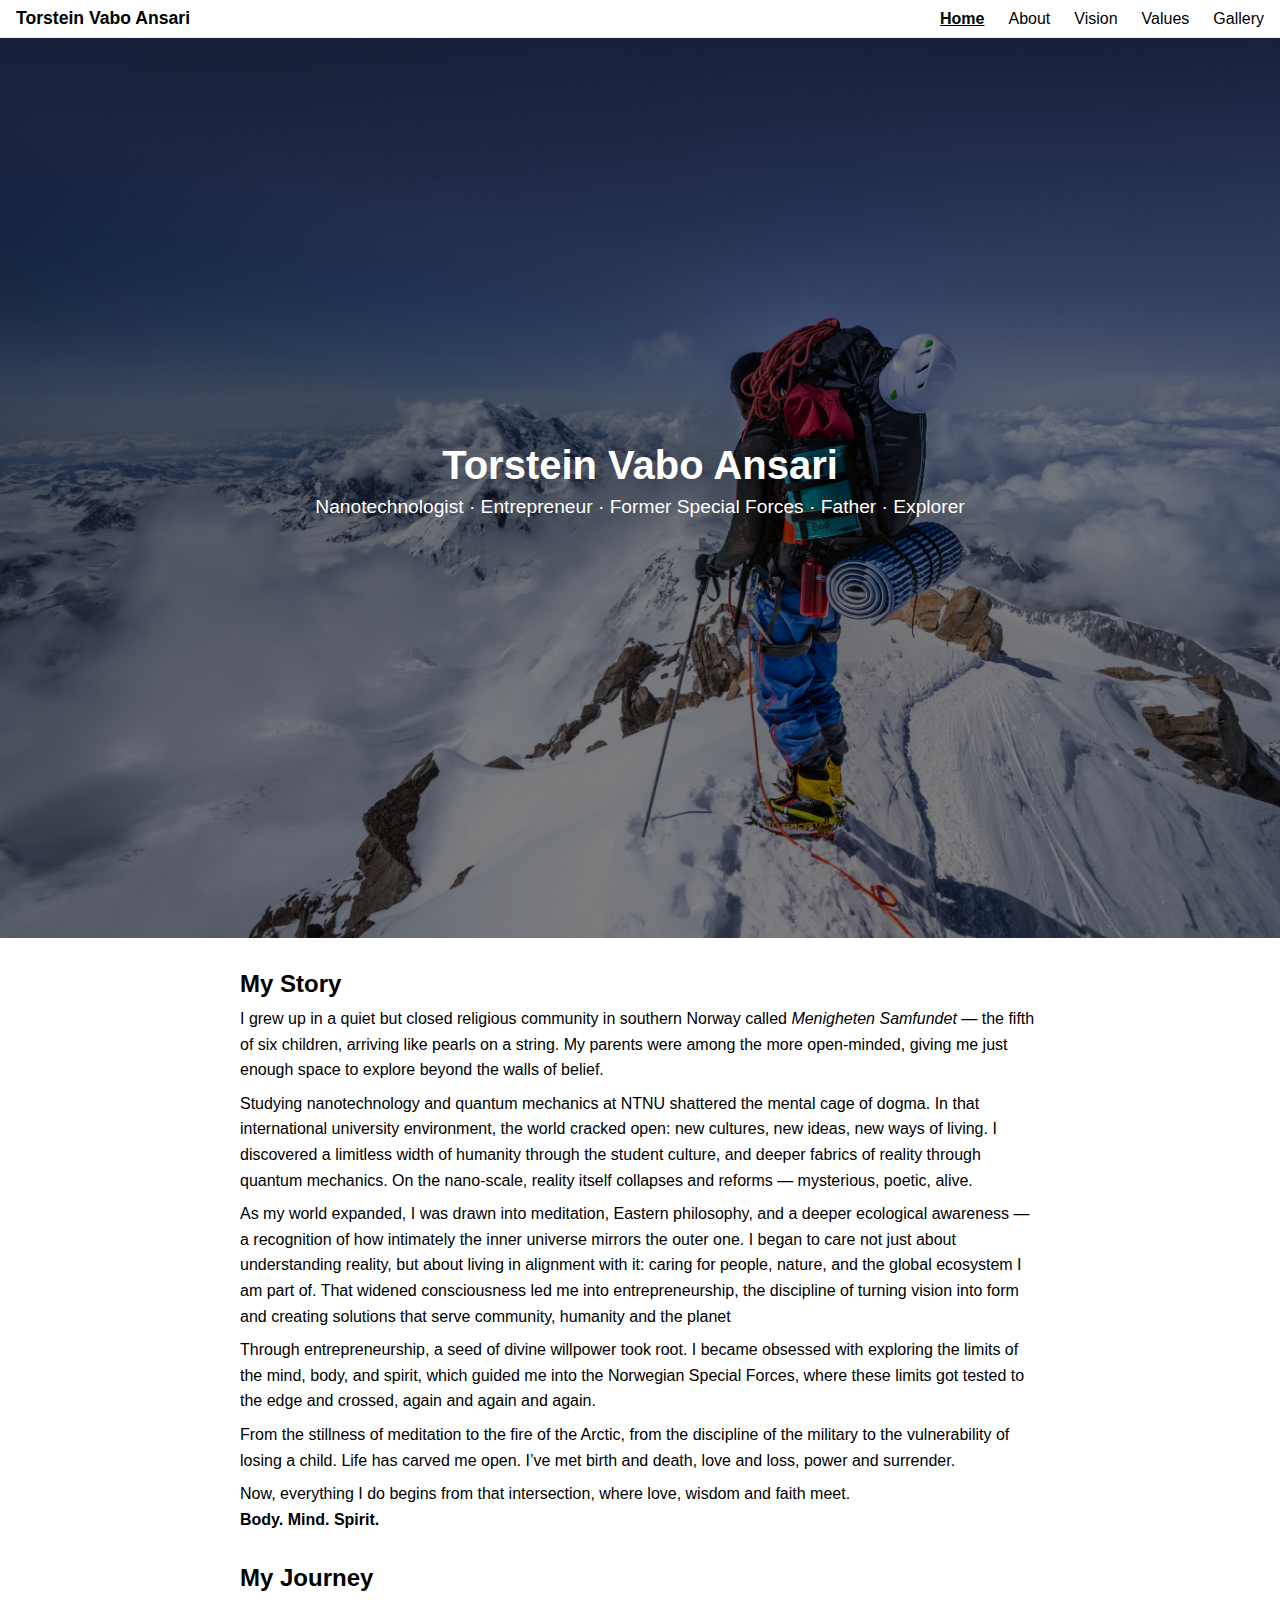
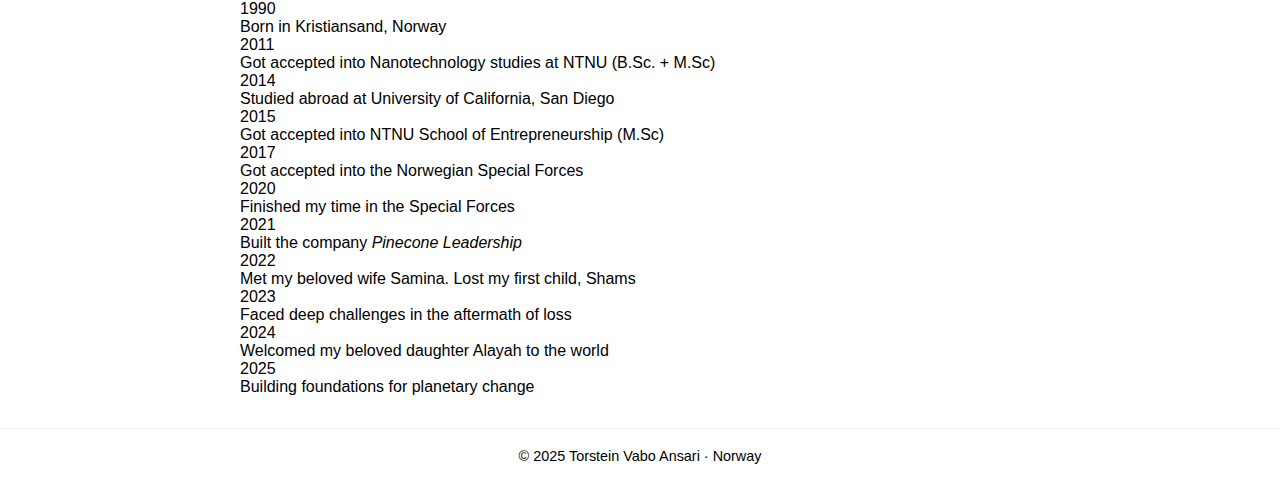
<file: index.html>
<!DOCTYPE html>
<html lang="en">
<head>
<meta charset="UTF-8" />
<meta name="viewport" content="width=device-width, initial-scale=1.0" />
<title>Torstein Vabo Ansari – Home</title>
  
<!-- Google Font: Inter 
<link href="https://fonts.googleapis.com/css2?family=Inter:wght@400;700&display=swap" rel="stylesheet" /> -->
  
<link href="https://fonts.googleapis.com/css2?family=Quicksand:wght@300;400;500;600;700&display=swap" rel="stylesheet">

<link rel="stylesheet" href="style.css" />
</head>
<body id="home">
<nav class="navbar">
<a href="index.html" class="logo">Torstein Vabo Ansari</a>
<input type="checkbox" id="nav-toggle" class="nav-toggle" />
<label for="nav-toggle" class="nav-toggle-label">☰</label>
<ul class="nav-links">
<li><a href="index.html" class="active">Home</a></li>
<li><a href="about.html">About</a></li>
<li><a href="vision.html">Vision</a></li>
<li><a href="values.html">Values</a></li>
<li><a href="gallery.html">Gallery</a></li>
</ul>
</nav>

  <header class="hero" id="hero-home">
  <div class="hero-content">
    <h1>Torstein Vabo Ansari</h1>
    <p class="subtitle">
      Nanotechnologist · Entrepreneur · Former Special Forces · Father · Explorer
    </p>
  </div>
</header>
  
<section class="intro-text">
  <div class="content">
    <h2>My Story</h2>

    <p>
      I grew up in a quiet but closed religious community in southern Norway called <em>Menigheten Samfundet</em> — 
      the fifth of six children, arriving like pearls on a string. My parents were among the more open-minded, 
      giving me just enough space to explore beyond the walls of belief.
    </p>

    <p>
      Studying nanotechnology and quantum mechanics at NTNU shattered the mental cage of dogma. In that international university
      environment, the world cracked open: new cultures, new ideas, new ways of living. I discovered a limitless width of humanity
      through the student culture, and deeper fabrics of reality through quantum mechanics. On the nano-scale, reality itself 
      collapses and reforms — mysterious, poetic, alive. 
    
    </p>
    
    <p>
     As my world expanded, I was drawn into meditation, Eastern philosophy, and a deeper ecological awareness — a recognition of 
      how intimately the inner universe mirrors the outer one. I began to care not just about understanding reality, but about 
      living in alignment with it: caring for people, nature, and the global ecosystem I am part of. That widened consciousness
      led me into entrepreneurship, the discipline of turning vision into form and creating solutions that serve community, humanity 
      and the planet 
    </p>
    
    <p>
      Through entrepreneurship, a seed of divine willpower took root. I became obsessed with exploring the limits of the 
      mind, body, and spirit, which guided me into the Norwegian Special Forces, where these limits got tested to the edge and crossed,
      again and again and again. 
    </p>

    <p>
      From the stillness of meditation to the fire of the Arctic, from the discipline of the military to the vulnerability 
      of losing a child. Life has carved me open. I’ve met birth and death, love and loss, power and surrender.
    </p>

    <p>
      Now, everything I do begins from that intersection, where love, wisdom and faith meet.<br />
      <strong>Body. Mind. Spirit.</strong>
    </p>
  </div>
</section>

<!-- Vertical Timeline -->
  
    
<section class="timeline container">
  <div class="content">
  <h2>My Journey</h2>
  <div class="timeline-wrapper">
    <div class="timeline-item">
      <div class="timeline-year">1990</div>
      <div class="timeline-content">Born in Kristiansand, Norway</div>
    </div>
    <div class="timeline-item">
      <div class="timeline-year">2011</div>
      <div class="timeline-content">Got accepted into Nanotechnology studies at NTNU (B.Sc. + M.Sc) </div>
    </div>
    <div class="timeline-item">
      <div class="timeline-year">2014</div>
      <div class="timeline-content">Studied abroad at University of California, San Diego</div>
    </div>
    <div class="timeline-item">
      <div class="timeline-year">2015</div>
      <div class="timeline-content">Got accepted into NTNU School of Entrepreneurship (M.Sc)</div>
    </div>
    <div class="timeline-item">
      <div class="timeline-year">2017</div>
      <div class="timeline-content">Got accepted into the Norwegian Special Forces</div>
    </div>
    <div class="timeline-item">
      <div class="timeline-year">2020</div>
      <div class="timeline-content">Finished my time in the Special Forces</div>
    </div>
    <div class="timeline-item">
      <div class="timeline-year">2021</div>
      <div class="timeline-content">Built the company <em>Pinecone Leadership</em></div>
    </div>
    <div class="timeline-item">
      <div class="timeline-year">2022</div>
      <div class="timeline-content">Met my beloved wife Samina. Lost my first child, Shams</div>
    </div>
    <div class="timeline-item">
      <div class="timeline-year">2023</div>
      <div class="timeline-content">Faced deep challenges in the aftermath of loss</div>
    </div>
    <div class="timeline-item">
      <div class="timeline-year">2024</div>
      <div class="timeline-content">Welcomed my beloved daughter Alayah to the world</div>
    </div>
    <div class="timeline-item">
      <div class="timeline-year">2025</div>
      <div class="timeline-content">Building foundations for planetary change</div>
    </div>
  </div>
  </div>
</section>

  <!-- Footer (the connect-footer was here before -->

 

  <footer class="footer-bottom">
  <p>© 2025 Torstein Vabo Ansari · Norway</p>
  </footer>
</body>
</html>
</file>
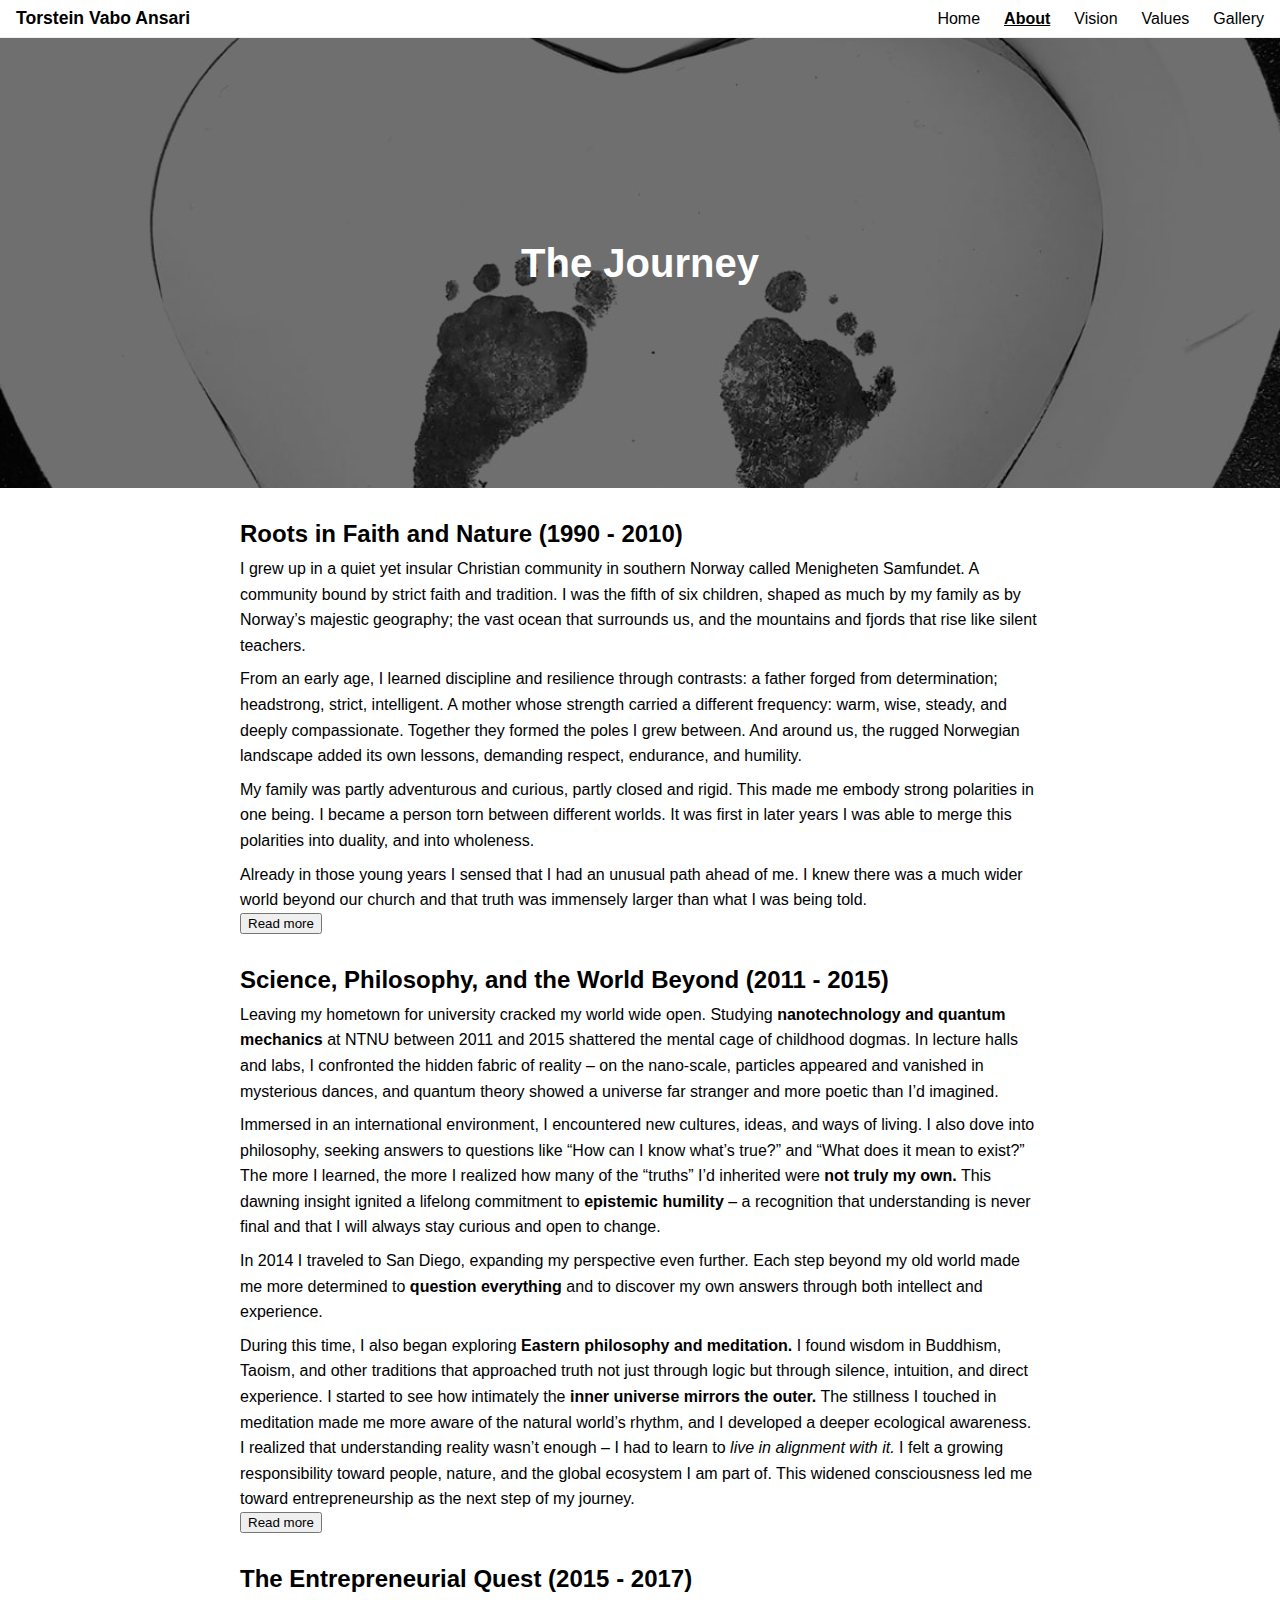
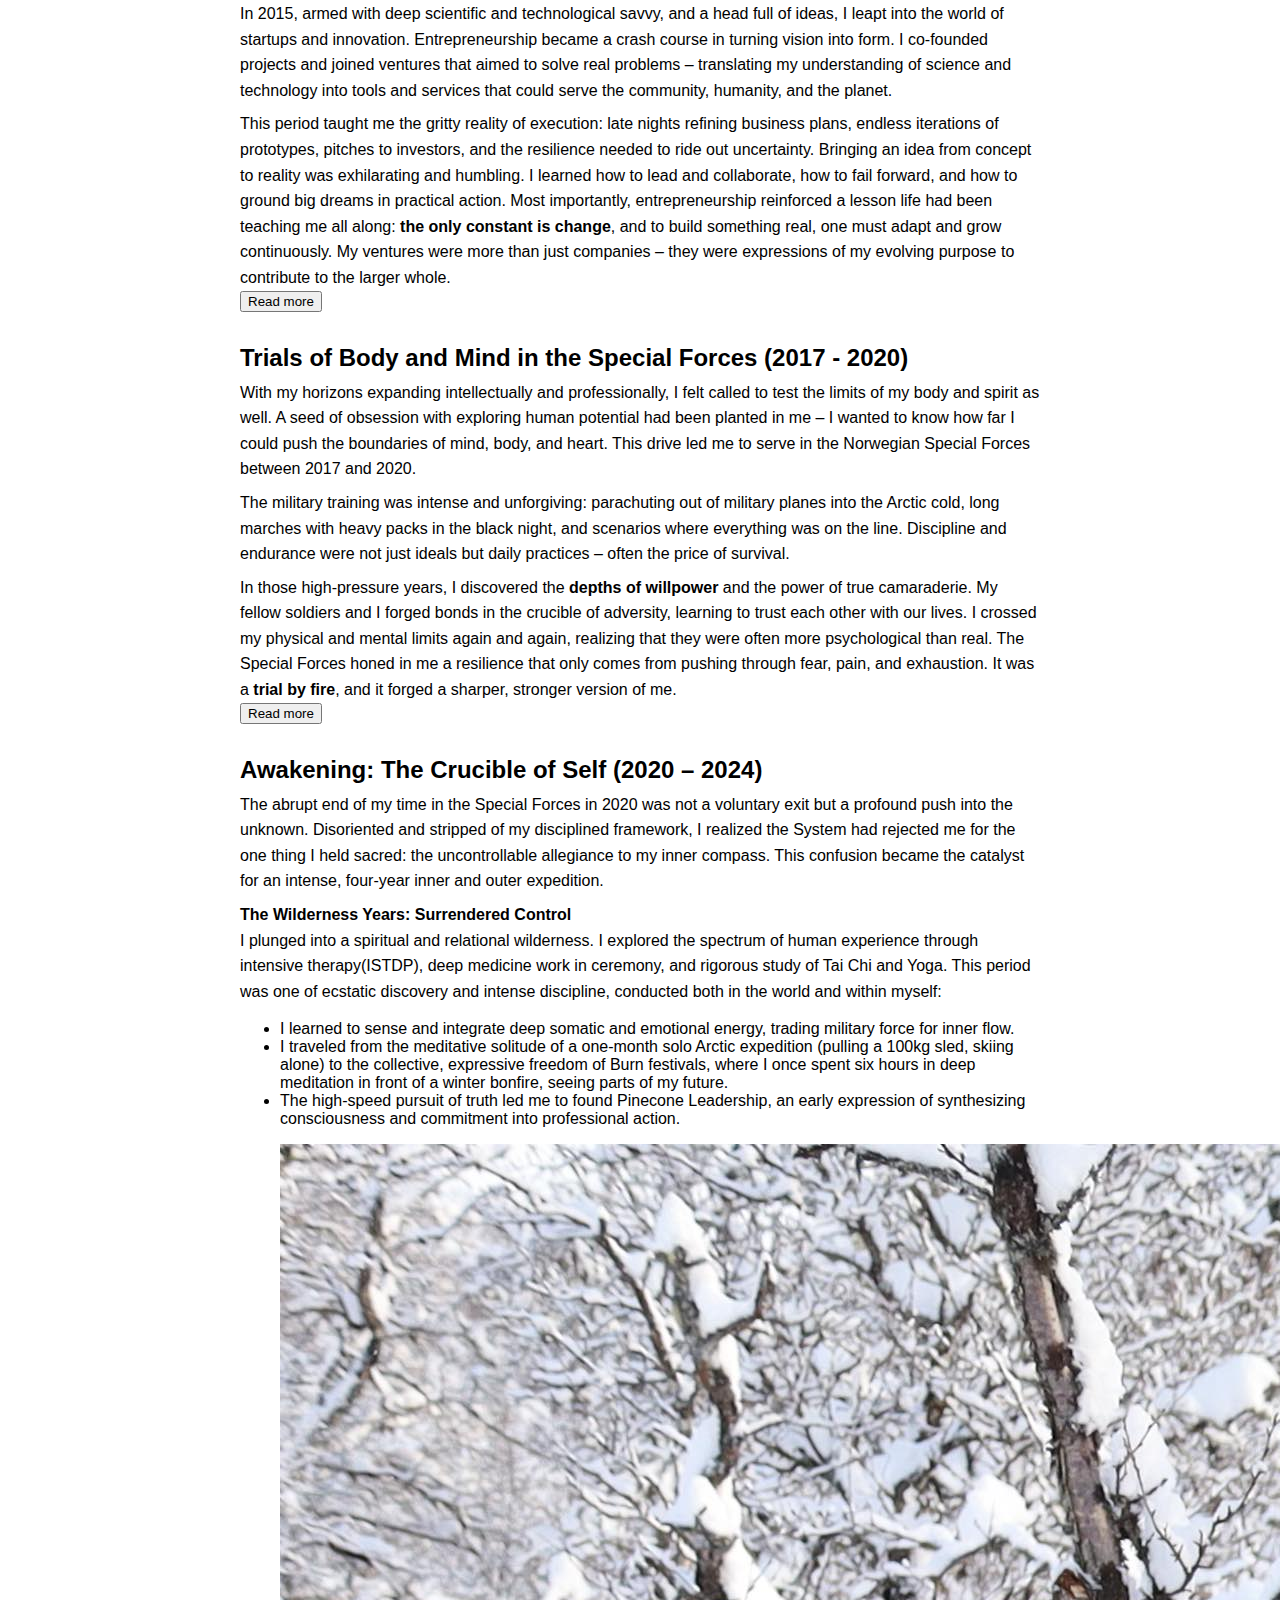
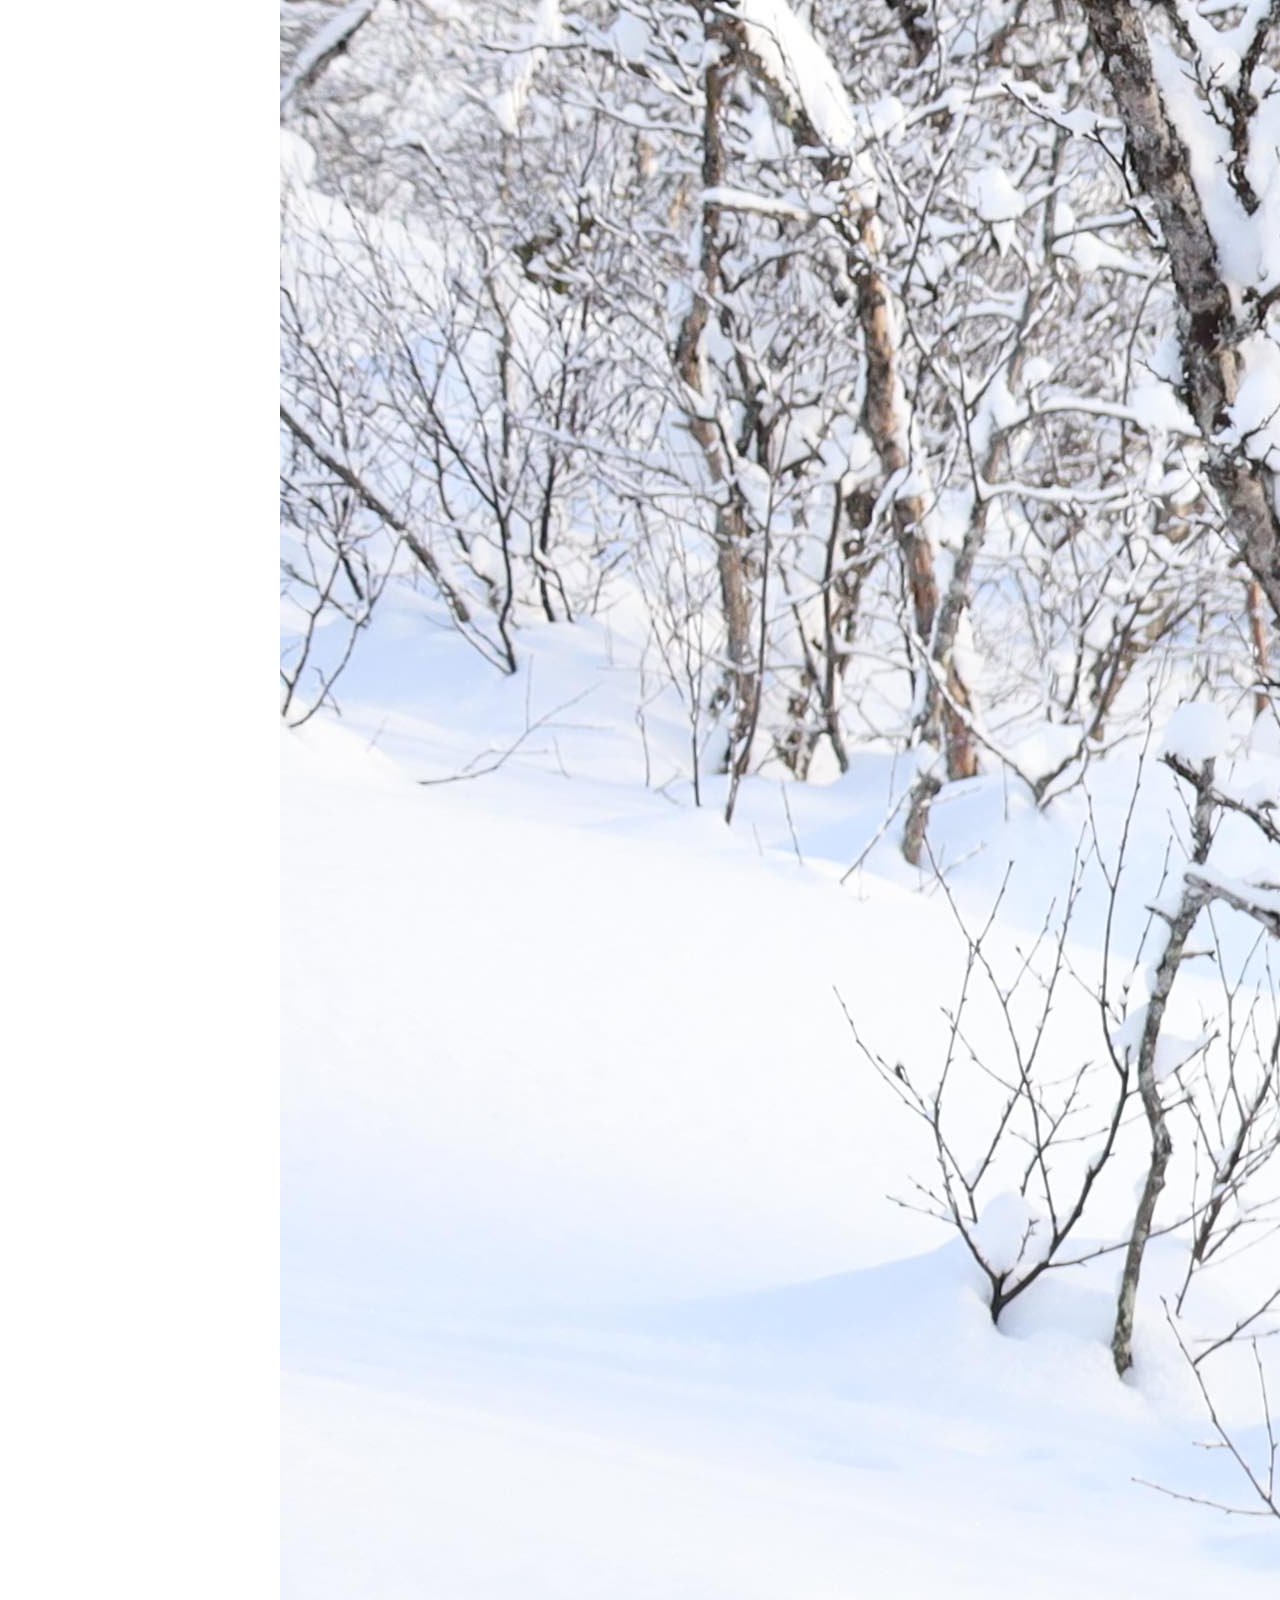
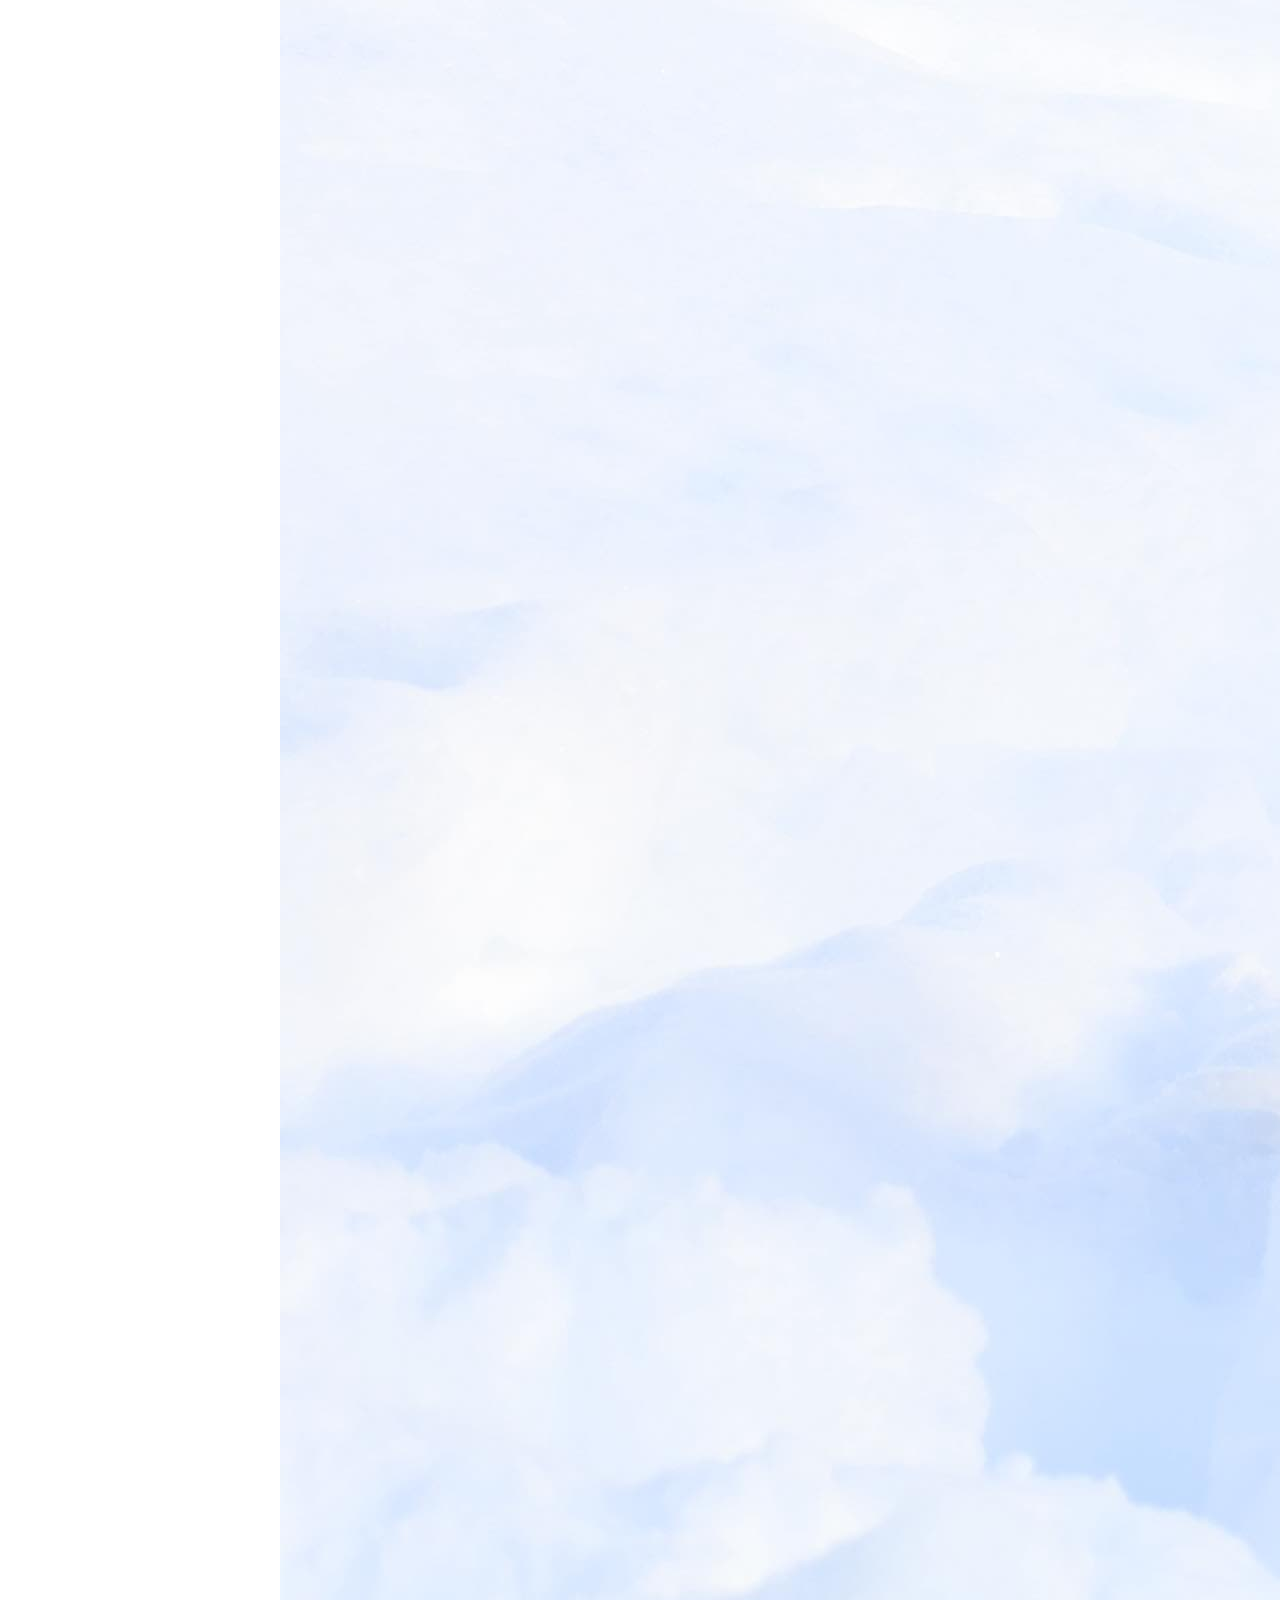
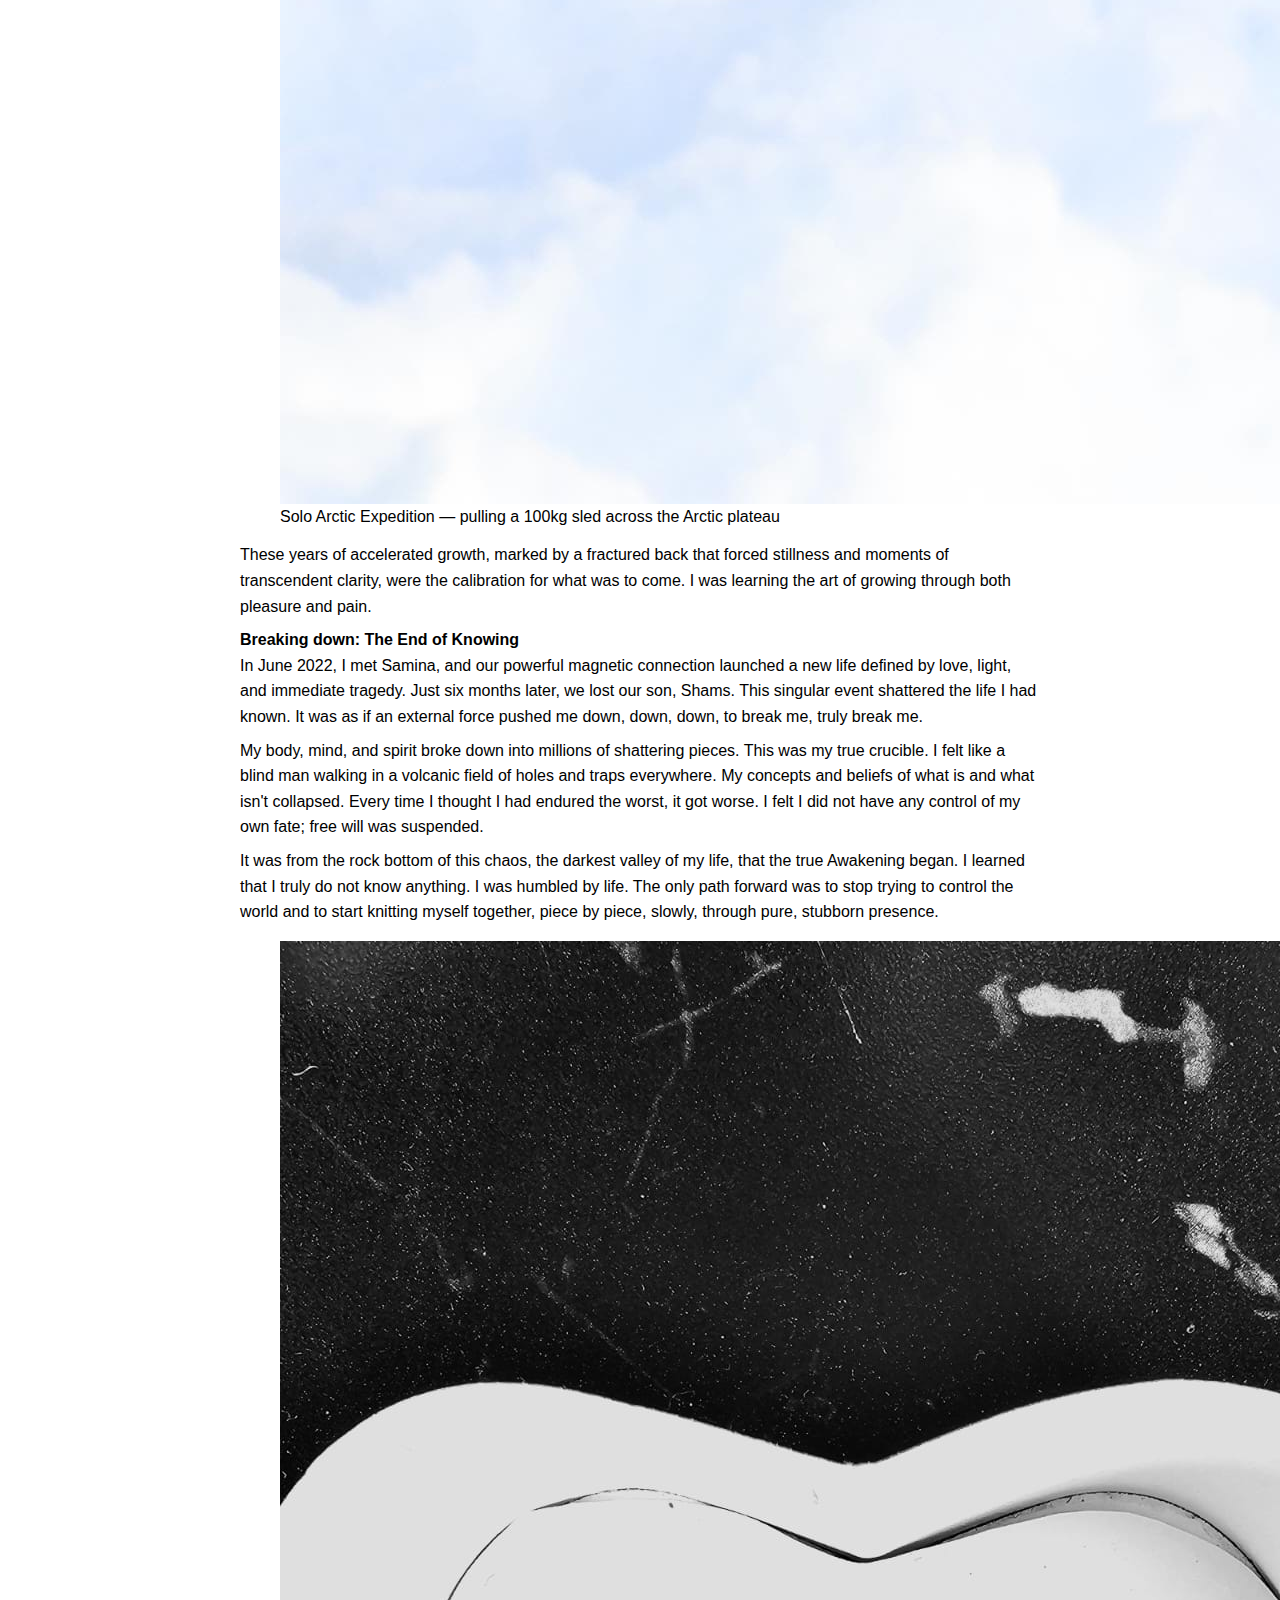
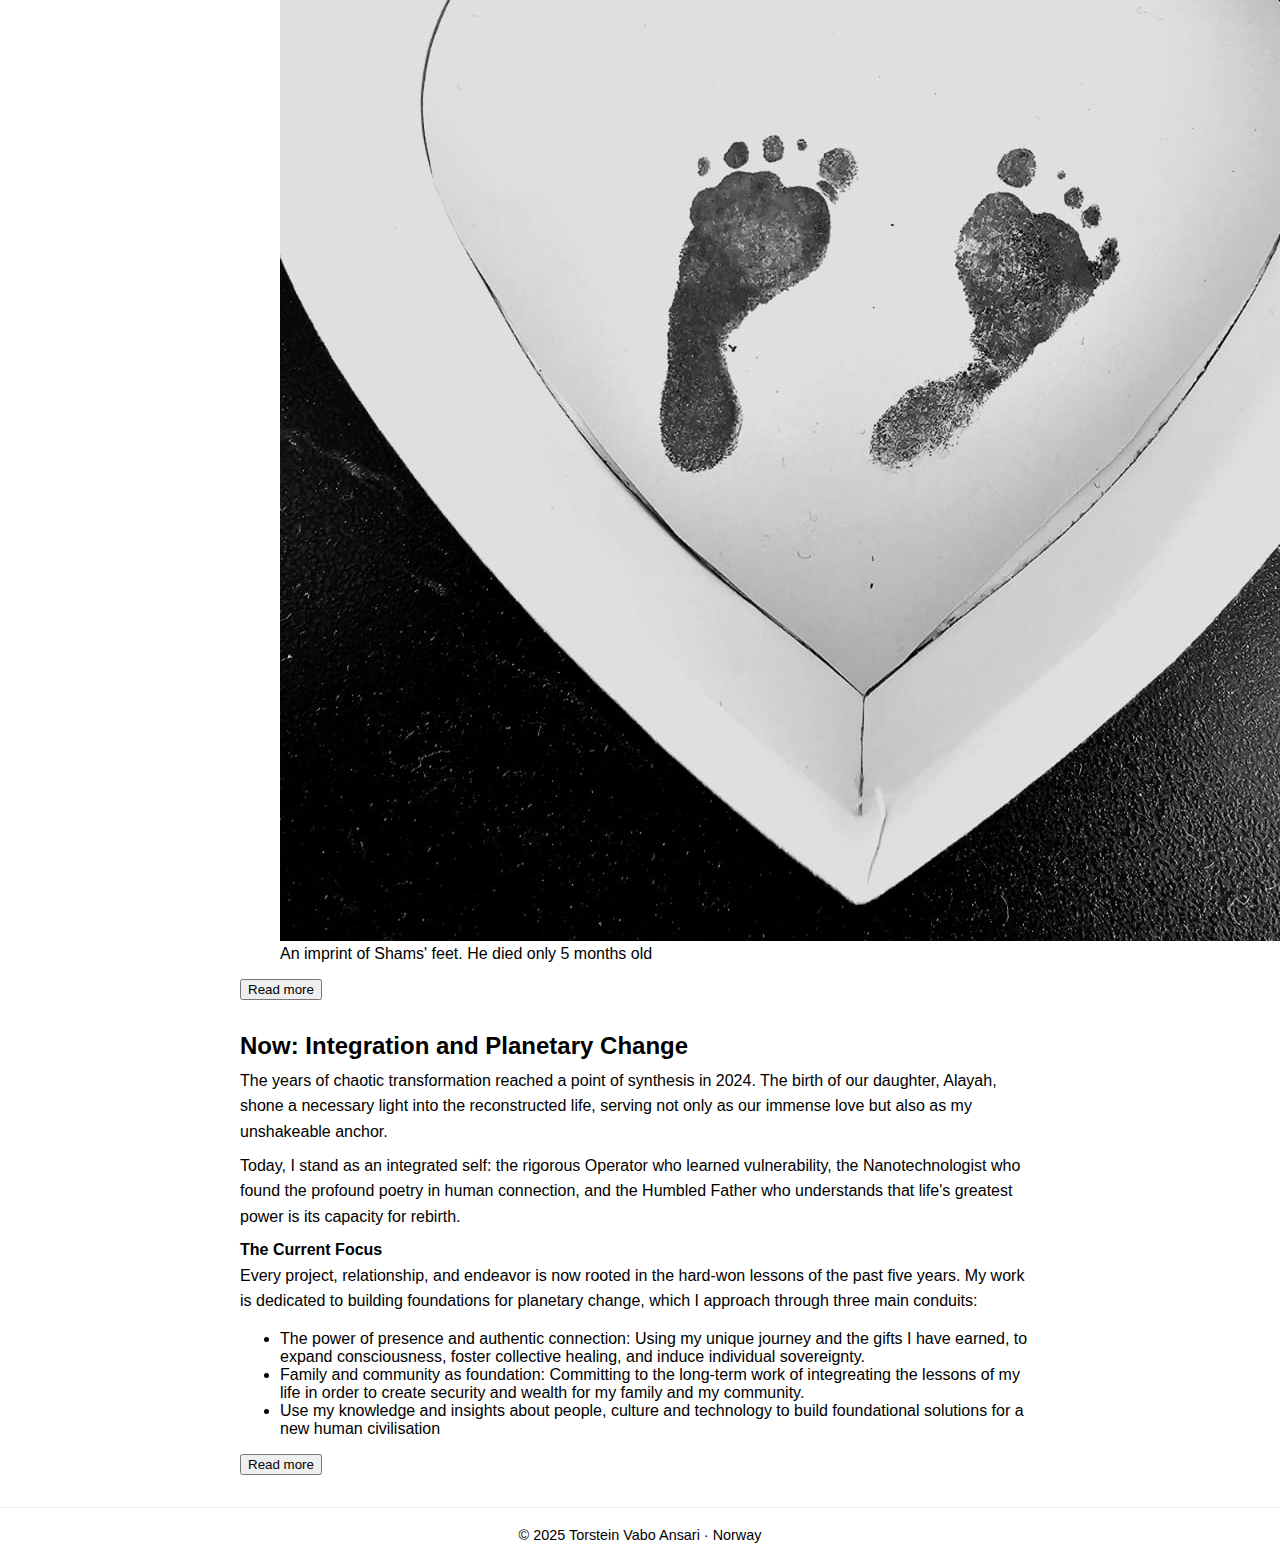
<file: about.html>
<!DOCTYPE html>
<html lang="en">
<head>
  <meta charset="UTF-8" />
  <meta name="viewport" content="width=device-width, initial-scale=1.0" />
  <title>About – Torstein Vabo Ansari</title>
  <!-- Google Font: Inter 
<link href="https://fonts.googleapis.com/css2?family=Inter:wght@400;700&display=swap" rel="stylesheet" /> -->
  
<link href="https://fonts.googleapis.com/css2?family=Quicksand:wght@300;400;500;600;700&display=swap" rel="stylesheet">
  
  <link rel="stylesheet" href="style.css" />
</head>
<body id="about">
  <nav class="navbar">
    <a href="index.html" class="logo">Torstein Vabo Ansari</a>
    <input type="checkbox" id="nav-toggle" class="nav-toggle" />
    <label for="nav-toggle" class="nav-toggle-label">&#9776;</label>
    <ul class="nav-links">
      <li><a href="index.html">Home</a></li>
      <li><a href="about.html" class="active">About</a></li>
      <li><a href="vision.html">Vision</a></li>
      <li><a href="values.html">Values</a></li>
      <li><a href="gallery.html">Gallery</a></li>
    </ul>
  </nav>

  <header class="hero" id="hero-about">
    <div class="hero-content">
      <h1>The Journey</h1>
    </div>
  </header>

  
<div class="content">
  
<section>   
  <h2>Roots in Faith and Nature (1990 - 2010)</h2>
      <p>
       I grew up in a quiet yet insular Christian community in southern Norway called Menigheten Samfundet. 
       A community bound by strict faith and tradition. I was the fifth of six children, shaped as much by my 
       family as by Norway’s majestic geography; the vast ocean that surrounds us, and the mountains and fjords 
       that rise like silent teachers. 
      </p>

  <div class="collapsible-section">
    <div class="collapsible-content">
     <p>
      From an early age, I learned discipline and resilience through contrasts: a 
      father forged from determination; headstrong, strict, intelligent. 
      A mother whose strength carried a different frequency: warm, wise, steady, and deeply compassionate. Together
      they formed the poles I grew between. And around us, the rugged Norwegian landscape added its own lessons, demanding
      respect, endurance, and humility.  
      </p>
    
      <p> 
      My family was partly adventurous and curious, partly closed and rigid. This made me embody strong polarities in one being. 
      I became a person torn between different worlds. It was first in later years I was able to merge this polarities into duality,
        and into wholeness. 
      </p>

      <p>
        Already in those young years I sensed that I had an unusual path ahead of me. I knew there was a much wider world 
        beyond our church and that truth was immensely larger than what I was being told.
     </p>
  </div>
  
  <button class="read-more-btn">Read more</button>    
 </div>
</section>

<section>   
  <h2>Science, Philosophy, and the World Beyond (2011 - 2015)</h2>
      <p>
        Leaving my hometown for university cracked my world wide open. Studying <strong>nanotechnology and quantum mechanics</strong>
        at NTNU between 2011 and 2015 shattered the mental cage of childhood dogmas. In lecture halls and labs,
        I confronted the hidden fabric of reality – on the nano-scale, particles appeared and vanished in mysterious
        dances, and quantum theory showed a universe far stranger and more poetic than I’d imagined.
      </p>

<div class="collapsible-section">
  <div class="collapsible-content">
    <p>
      Immersed in an international environment, I encountered new cultures, ideas, and ways of living. I also dove into philosophy,
      seeking answers to questions like “How can I know what’s true?” and “What does it mean to exist?” The more
      I learned, the more I realized how many of the “truths” I’d inherited were <strong>not truly my own.</strong> This dawning
      insight ignited a lifelong commitment to <strong>epistemic humility</strong> – a recognition that understanding is never final
     and that I will always stay curious and open to change.
    </p>
    
    <p>
     In 2014 I traveled to San Diego, expanding my perspective even further. Each step beyond my old world made me more 
     determined to <strong>question everything</strong> and to discover my own answers through both intellect and experience.
    </p>
    
   <p> 
      During this time, I also began exploring <strong>Eastern philosophy and meditation.</strong> I found wisdom in Buddhism, Taoism, and
      other traditions that approached truth not just through logic but through silence, intuition, and direct experience.
      I started to see how intimately the <strong>inner universe mirrors the outer.</strong> The stillness I touched in meditation made me
      more aware of the natural world’s rhythm, and I developed a deeper ecological awareness. I realized that understanding
      reality wasn’t enough – I had to learn to <em>live in alignment with it.</em> I felt a growing responsibility toward people,
      nature, and the global ecosystem I am part of. This widened consciousness led me toward entrepreneurship as the next
      step of my journey.
    </p>
   </div>
  
  <button class="read-more-btn">Read more</button> 
</div>
</section>


<section>
  <h2>The Entrepreneurial Quest (2015 - 2017) </h2>
      <p>
          In 2015, armed with deep scientific and technological savvy, and a head full of ideas, I leapt into the world 
          of startups and innovation. Entrepreneurship became a crash course in turning vision into form. I co-founded projects 
          and joined ventures that aimed to solve real problems – translating my understanding of science and technology into tools and 
          services that could serve the community, humanity, and the planet. 
        </p>
  
<div class="collapsible-section">
    <div class="collapsible-content">
        <p>
          This period taught me the gritty reality of execution: late nights refining business plans, endless iterations
          of prototypes, pitches to investors, and the resilience needed to ride out uncertainty. Bringing an idea from concept to reality was 
          exhilarating and humbling. I learned how to lead and collaborate, how to fail forward, and how to ground big 
          dreams in practical action. Most importantly, entrepreneurship reinforced a lesson life had been teaching me 
          all along: <strong>the only constant is change</strong>, and to build something real, one must adapt and grow continuously.
          My ventures were more than just companies – they were expressions of my evolving purpose to contribute to 
          the larger whole. 
       </p>
   </div>
  
  <button class="read-more-btn">Read more</button> 
</div>
</section>


<section>
  <h2>Trials of Body and Mind in the Special Forces (2017 - 2020)</h2>
    <p>
       With my horizons expanding intellectually and professionally, I felt called to test the limits of my body 
        and spirit as well. A seed of obsession with exploring human potential had been planted in me – I wanted to 
        know how far I could push the boundaries of mind, body, and heart. This drive led me to serve in the 
        Norwegian Special Forces between 2017 and 2020. 
      </p>

      <div class="collapsible-section">
        <div class="collapsible-content">
      <p>
        The military training was intense and unforgiving: 
        parachuting out of military planes into the Arctic cold, long marches with heavy packs in the black night, 
        and scenarios where everything was on the line. Discipline and endurance were not just ideals but daily practices – 
        often the price of survival. 
        </p>

        <p>
        In those high-pressure years, I discovered the <strong>depths of willpower</strong> and the power 
        of true camaraderie. My fellow soldiers and I forged bonds in the crucible of adversity, 
        learning to trust each other with our lives. I crossed my physical and mental limits again and 
        again, realizing that they were often more psychological than real. The Special Forces honed in 
        me a resilience that only comes from pushing through fear, pain, and exhaustion. It was a <strong>trial by 
        fire</strong>, and it forged a sharper, stronger version of me.
        </p>
     </div>
        
  <button class="read-more-btn">Read more</button> 
  </div>
</section>


<section>
  <h2>Awakening: The Crucible of Self (2020 – 2024)</h2>
    <p>
         The abrupt end of my time in the Special Forces in 2020 was not a voluntary exit but a profound push 
        into the unknown. Disoriented and stripped of my disciplined framework, I realized the System had rejected
        me for the one thing I held sacred: the uncontrollable allegiance to my inner compass. This confusion became 
        the catalyst for an intense, four-year inner and outer expedition.
     </p>
  
     <div class="collapsible-section">
      <div class="collapsible-content">
        
        <p>
        <strong>The Wilderness Years: Surrendered Control</strong> <br>
        I plunged into a spiritual and relational wilderness. I explored the spectrum of human experience through 
        intensive therapy(ISTDP), deep medicine work in ceremony, and rigorous study of Tai Chi and Yoga. This period 
        was one of ecstatic discovery and intense discipline, conducted both in the world and within myself:
        </p>
      
        <ul>
         <li>I learned to sense and integrate deep somatic and emotional energy, trading military force for inner flow.</li>
          <li>I traveled from the meditative solitude of a one-month solo Arctic expedition (pulling a 100kg sled, skiing alone) 
            to the collective, expressive freedom of Burn festivals, where I once spent six hours in deep meditation in 
             front of a winter bonfire, seeing parts of my future.</li>
           <li>The high-speed pursuit of truth led me to found Pinecone Leadership, an early expression of synthesizing 
      consciousness and commitment into professional action.</li>
       </ul>
        
        <figure class="story-image">
  <img src="images2/arctic-expedition.jpg" alt="Solo Arctic Expedition pulling a 100kg sled">
  <figcaption>Solo Arctic Expedition — pulling a 100kg sled across the Arctic plateau</figcaption>
</figure>
                
      <p>
      These years of accelerated growth, marked by a fractured back that forced stillness and moments of transcendent 
      clarity, were the calibration for what was to come. I was learning the art of growing through both pleasure and pain.
       </p> 
        
     <p>   
      <strong>Breaking down: The End of Knowing</strong> <br>
      In June 2022, I met Samina, and our powerful magnetic connection launched a new life defined by love, light, and 
      immediate tragedy. Just six months later, we lost our son, Shams. This singular event shattered the life I had known. 
      It was as if an external force pushed me down, down, down, to break me, truly break me.
     </p> 
        
        <p>
      My body, mind, and spirit broke down into millions of shattering pieces. This was my true crucible. I felt like a blind man 
      walking in a volcanic field of holes and traps everywhere. My concepts and beliefs of what is and what isn't collapsed. 
      Every time I thought I had endured the worst, it got worse. I felt I did not have any control of my own fate; free will 
      was suspended.
       </p>
      
      <p>
      It was from the rock bottom of this chaos, the darkest valley of my life, that the true Awakening began. I learned that I truly 
      do not know anything. I was humbled by life. The only path forward was to stop trying to control the world and to start 
      knitting myself together, piece by piece, slowly, through pure, stubborn presence.
    </p>
        
 <figure class="story-image">
  <img src="images2/shamsfeet.jpg" alt="Shams' feet ">
  <figcaption>An imprint of Shams' feet. He died only 5 months old</figcaption>
</figure>
   </div>
       
  <button class="read-more-btn">Read more</button> 
</div>
</section>


<section>
  <h2>Now: Integration and Planetary Change</h2>
    <p>
      The years of chaotic transformation reached a point of synthesis in 2024. The birth of our daughter, Alayah, 
        shone a necessary light into the reconstructed life, serving not only as our immense love but also as my 
        unshakeable anchor.
      </p>
  
    <div class="collapsible-section">
      <div class="collapsible-content">

      <p>
        Today, I stand as an integrated self: the rigorous Operator who learned vulnerability, the Nanotechnologist who found 
        the profound poetry in human connection, and the Humbled Father who understands that life's greatest power is 
        its capacity for rebirth.
      </p>
        
      <p>  
      <strong>The Current Focus</strong> <br>        
       Every project, relationship, and endeavor is now rooted in the hard-won lessons of the past five years. My work is dedicated 
        to building foundations for planetary change, which I approach through three main conduits:
     </p>
    
      <ul>  
      <li>The power of presence and authentic connection: Using my unique journey and the gifts I have earned, to expand consciousness,  
        foster collective healing, and induce individual sovereignty.</li>
     <li>Family and community as foundation: Committing to the long-term work of integreating the 
       lessons of my life in order to create security and wealth for my family and my community. </li>
    <li>Use my knowledge and insights about people, culture and technology to build foundational 
      solutions for a new human civilisation</li>
    </ul>
    
   </div>
      
  <button class="read-more-btn">Read more</button> 
    </div>
</section>
    
<!-- END OF MASTER DIV CLASS -->
 </div>
<!-- END OF MASTER DIV CLASS -->
  
  <!-- Footer (the connect footer was here before) -->
  

<footer class="footer-bottom">
   <p>© 2025 Torstein Vabo Ansari · Norway</p>
</footer>

<script>
  const btns = document.querySelectorAll('.read-more-btn');

  btns.forEach(btn => {
    btn.addEventListener('click', () => {
      const section = btn.closest('.collapsible-section');
      const content = section.querySelector('.collapsible-content');

      if (content.style.maxHeight) {
        content.style.maxHeight = null;
        btn.textContent = "Read more";
      } else {
        content.style.maxHeight = content.scrollHeight + "px";
        btn.textContent = "Read less";
      }
    });
  });
</script>
  
</body>
</html>
</file>
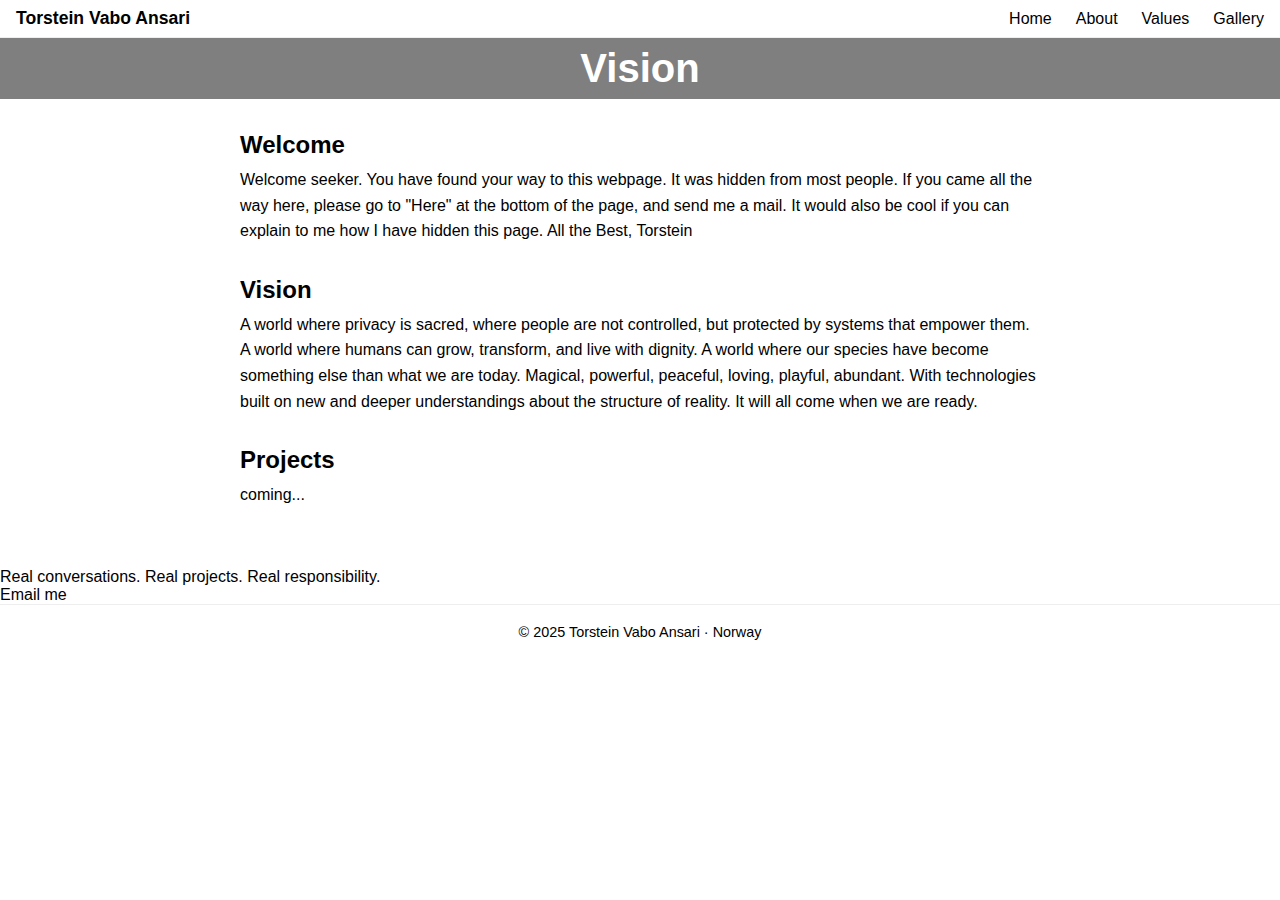
<file: vision.html>
<!DOCTYPE html>
<html lang="en">
<head>
  <meta charset="UTF-8" />
  <meta name="viewport" content="width=device-width, initial-scale=1.0" />
  <title>Projects – Torstein Vabo Ansari</title>
  
  <!-- Google Font: Inter 
<link href="https://fonts.googleapis.com/css2?family=Inter:wght@400;700&display=swap" rel="stylesheet" /> -->
  
<link href="https://fonts.googleapis.com/css2?family=Quicksand:wght@300;400;500;600;700&display=swap" rel="stylesheet">
  
  <link rel="stylesheet" href="style.css" />
</head>
<body id="vision">
  <nav class="navbar">
    <a href="index.html" class="logo">Torstein Vabo Ansari</a>
    <input type="checkbox" id="nav-toggle" class="nav-toggle" />
    <label for="nav-toggle" class="nav-toggle-label">&#9776;</label>
    <ul class="nav-links">
      <li><a href="index.html">Home</a></li>
      <li><a href="about.html">About</a></li>
  <!--    <li><a href="vision.html" class="active">Vision</a></li>  -->
      <li><a href="values.html">Values</a></li>
      <li><a href="gallery.html">Gallery</a></li>
    </ul>
  </nav>

  
  <header class="hero" id="hero-vision">
    <div class="hero-content">
      <h1>Vision</h1>
    </div>
  </header>

  <div class="content">

<section>
      <h2>Welcome</h2>
      <p>
        Welcome seeker. You have found your way to this webpage. It was hidden from most people. 
        If you came all the way here, please go to "Here" at the bottom of the page, and send me a mail. 
        It would also be cool if you can explain to me how I have hidden this page. 

        All the Best,
        Torstein
      </p>
    </section>

    
    <section>
      <h2>Vision</h2>
      <p>
        A world where privacy is sacred, where people are not controlled, but protected by systems that empower them. 
        A world where humans can grow, transform, and live with dignity. A world where our species have 
        become something else than what we are today. Magical, powerful, peaceful, loving, playful, abundant. With technologies 
        built on new and deeper understandings about the structure of reality. It will all come when we are ready. 
      </p>
    </section>

      <section>
      <h2>Projects</h2>
      <p>
        coming...
      </p>
    </section>
    

    
  </div>

  <div class="footer-cta-wrap">
    <div class="footer-cta">
      <h2 style="color: white;"> Here </h2>
      <p>Real conversations. Real projects. Real responsibility.</p>
      <div class="actions">
        <a class="btn-pill" href="mailto:vabo.torstein@gmail.com">Email me</a>
        <!-- <a class="btn-pill" href="https://www.linkedin.com/in/torstein-vabo-ansari" target="_blank" rel="noopener">LinkedIn</a> -->
      </div>
    </div>
  </div>

  <footer class="footer-bottom">
  <p>© 2025 Torstein Vabo Ansari · Norway</p>
</footer>
</file>
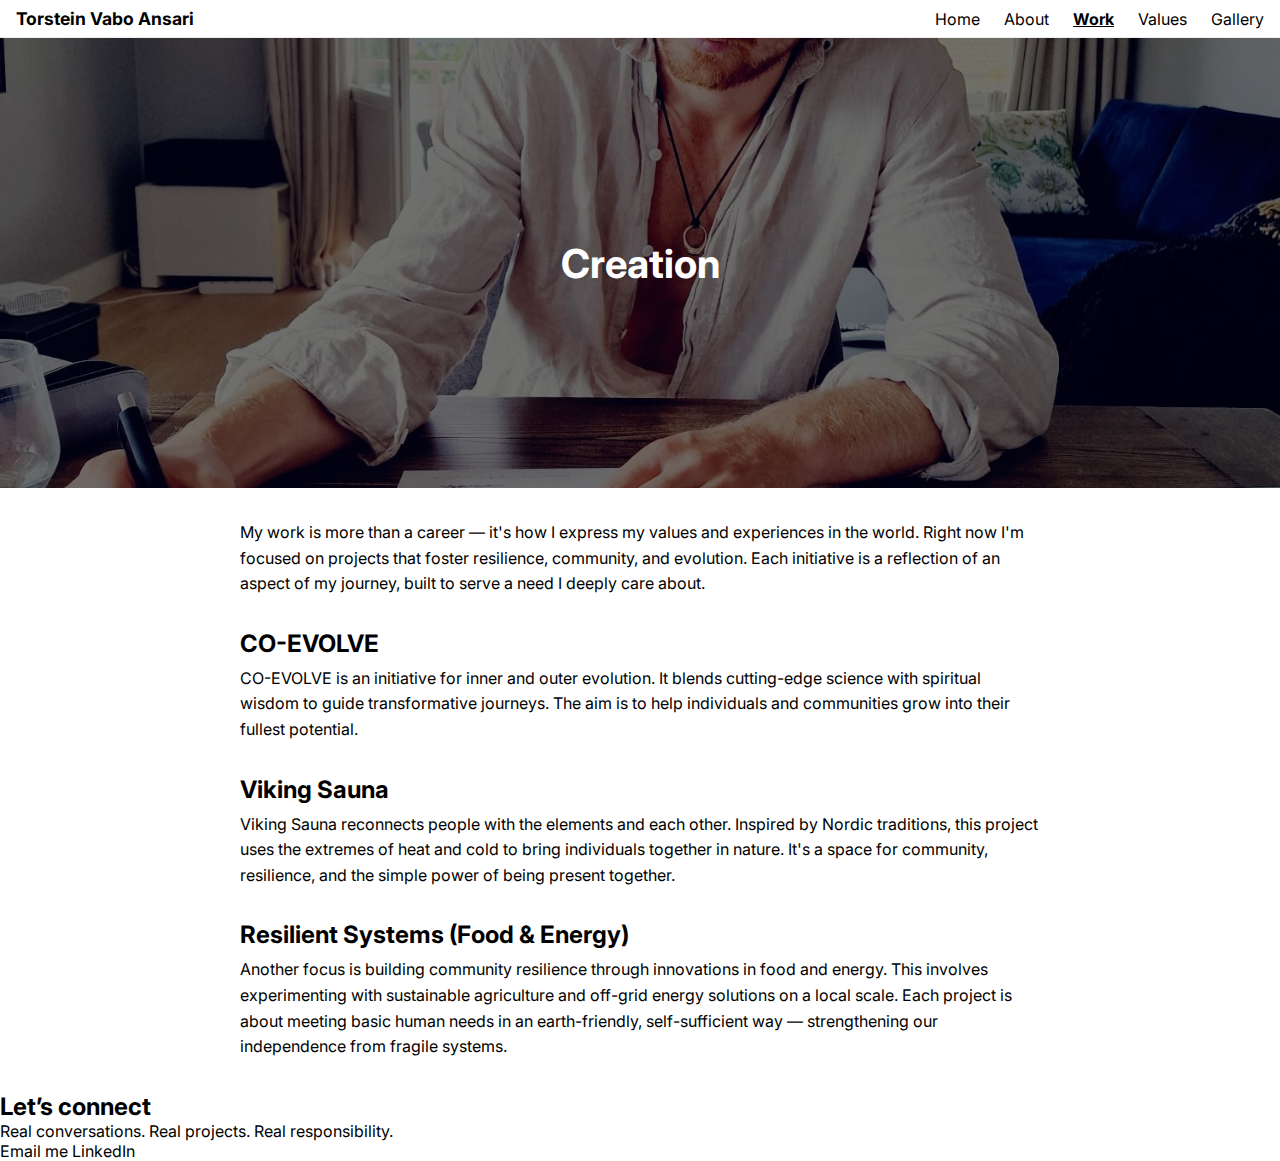
<file: work.html>
<!DOCTYPE html>
<html lang="en">
<head>
  <meta charset="UTF-8" />
  <meta name="viewport" content="width=device-width, initial-scale=1.0" />
  <title>Projects – Torstein Vabo Ansari</title>
  <link href="https://fonts.googleapis.com/css2?family=Inter:wght@400;700&display=swap" rel="stylesheet" />
  <link rel="stylesheet" href="style.css" />
</head>
<body id="work">
  <nav class="navbar">
    <a href="index.html" class="logo">Torstein Vabo Ansari</a>
    <input type="checkbox" id="nav-toggle" class="nav-toggle" />
    <label for="nav-toggle" class="nav-toggle-label">&#9776;</label>
    <ul class="nav-links">
      <li><a href="index.html">Home</a></li>
      <li><a href="about.html">About</a></li>
      <li><a href="work.html" class="active">Work</a></li>
      <li><a href="values.html">Values</a></li>
      <li><a href="gallery.html">Gallery</a></li>
    </ul>
  </nav>

  <header class="hero" id="hero-work">
    <div class="hero-content">
      <h1>Creation</h1>
    </div>
  </header>

  <div class="content">
    <section>
      <p>
        My work is more than a career &mdash; it's how I express my values and experiences in the world. 
        Right now I'm focused on projects that foster resilience, community, and evolution. 
        Each initiative is a reflection of an aspect of my journey, built to serve a need I deeply care about.
      </p>
    </section>

    <section>
      <h2>CO-EVOLVE</h2>
      <p>
        CO-EVOLVE is an initiative for inner and outer evolution. 
        It blends cutting-edge science with spiritual wisdom to guide transformative journeys. 
        The aim is to help individuals and communities grow into their fullest potential.
      </p>
    </section>

    <section>
      <h2>Viking Sauna</h2>
      <p>
        Viking Sauna reconnects people with the elements and each other. 
        Inspired by Nordic traditions, this project uses the extremes of heat and cold to bring individuals together in nature. 
        It's a space for community, resilience, and the simple power of being present together.
      </p>
    </section>

    <section>
      <h2>Resilient Systems (Food &amp; Energy)</h2>
      <p>
        Another focus is building community resilience through innovations in food and energy. 
        This involves experimenting with sustainable agriculture and off-grid energy solutions on a local scale. 
        Each project is about meeting basic human needs in an earth-friendly, self-sufficient way &mdash; strengthening our independence from fragile systems.
      </p>
    </section>
  </div>

  <div class="footer-cta-wrap">
    <div class="footer-cta">
      <h2>Let’s connect</h2>
      <p>Real conversations. Real projects. Real responsibility.</p>
      <div class="actions">
        <a class="btn-pill" href="mailto:vabo.torstein@gmail.com">Email me</a>
        <a class="btn-pill" href="https://www.linkedin.com/in/torstein-vabo-ansari" target="_blank" rel="noopener">LinkedIn</a>
      </div>
    </div>
  </div>
</file>
<file: style.css>
/* Global Styles */
body {
  margin: 0;
  font-family: 'Inter', sans-serif;
  color: #000;
  background-color: #fff;
}
h1, h2, h3, h4, h5, h6 {
  margin: 0;
}
p {
  margin: 0;
}
a {
  color: #000;
  text-decoration: none;
}
a:hover {
  text-decoration: underline;
}

/* Navigation Bar */
.navbar {
  position: relative;
  display: flex;
  justify-content: space-between;
  align-items: center;
  background: #fff;
  padding: 0.5rem 1rem;
  border-bottom: 1px solid #eee;
  z-index: 1000;
}
.navbar .logo {
  font-weight: 700;
  font-size: 1.1rem;
}
.navbar .nav-links {
  list-style: none;
  margin: 0;
  padding: 0;
  display: flex;
  gap: 1.5rem;
}
.navbar .nav-links li {
  display: block;
}
.navbar .nav-links a {
  padding: 0.25rem 0;
}
.navbar .nav-links a.active {
  font-weight: 700;
  text-decoration: underline;
}
.nav-toggle {
  display: none;
}
.nav-toggle-label {
  display: none;
  font-size: 1.5rem;
  cursor: pointer;
  user-select: none;
}
/* Responsive Nav (mobile) */
@media (max-width: 700px) {
  .nav-toggle-label {
    display: block;
  }
  .nav-links {
    display: none;
    position: absolute;
    top: 100%;
    right: 0;
    width: 100%;
    background: #fff;
    flex-direction: column;
    text-align: center;
    border-top: 1px solid #ccc;
  }
  .nav-links li {
    margin: 0.5rem 0;
  }
  .nav-toggle:checked ~ .nav-links {
    display: flex;
  }
}

/* Hero Sections */
.hero {
  position: relative;
  width: 100%;
  color: #fff;
  background-size: cover;
  background-position: center;
  background-repeat: no-repeat;
}
.hero::before {
  content: "";
  position: absolute;
  top: 0; left: 0;
  width: 100%;
  height: 100%;
  background: rgba(0, 0, 0, 0.5);
}
.hero-content {
  position: relative;
  text-align: center;
  padding: 0 1rem;
  height: 100%;
  display: flex;
  flex-direction: column;
  justify-content: center;
  align-items: center;
}
.hero h1 {
  font-size: 2.5rem;
  font-weight: 700;
  margin: 0.5rem 0;
}
.hero .subtitle {
  font-size: 1.2rem;
  font-weight: 400;
  margin-bottom: 1.5rem;
}
.hero .opening {
  max-width: 60ch;
  font-size: 1rem;
  line-height: 1.6;
  margin-bottom: 1rem;
}
.hero .opening-tagline {
  font-size: 1rem;
  fontStyle: italic;
}

/* Page-Specific Hero Heights (different background images per page) */
#hero-home {
  height: 100vh; /* full-screen hero for home */
  background-image: url("images/denali1.jpg"); /* placeholder image path */
}
#hero-about {
  height: 50vh;
  background-image: url("images/shams1black&white.jpg");
}
#hero-work {
  height: 50vh;
  background-image: url("images/work1.jpg");
}
#hero-values {
  height: 50vh;
  background-image: url("images/ibiza.esVedra.jpg");
}
#hero-gallery {
  height: 50vh;
  background-image: url("images/bryllup1.jpg");
}

/* Content Sections */
.content {
  max-width: 800px;
  margin: 2rem auto;
  padding: 0 1rem;
}
.content section {
  margin-bottom: 2rem;
}
.content h2 {
  font-size: 1.5rem;
  font-weight: 700;
  margin: 1.5rem 0 0.5rem;
}
.content p {
  font-size: 1rem;
  line-height: 1.6;
  margin: 0.5rem 0 0;
}

/* Section images (About page sections) */
.section-photo {
  width: 100%;
  height: auto;
  display: block;
  margin: 0.5rem 0 1rem;
}

/* Values List */
.values-list {
  list-style: none;
  padding: 0;
  margin: 2rem 0;
}
.values-list li {
  font-size: 1.1rem;
  line-height: 1.5;
  margin: 0.5rem 0;
}
.values-list strong {
  font-weight: 700;
}
.values-conclusion {
  text-align: center;
  margin: 2rem 0 1rem;
  font-style: italic;
}

/* Gallery Grid */
.gallery-grid {
  display: grid;
  grid-template-columns: repeat(auto-fit, minmax(200px, 1fr));
  gap: 10px;
  padding: 1rem;
}
.gallery-grid img {
  width: 100%;
  height: auto;
  display: block;
  object-fit: cover;
}

/* Footer */
footer {
  text-align: center;
  padding: 1rem 0;
  border-top: 1px solid #eee;
}
footer p {
  margin: 0.2rem;
  font-size: 0.9rem;
}
</file>
